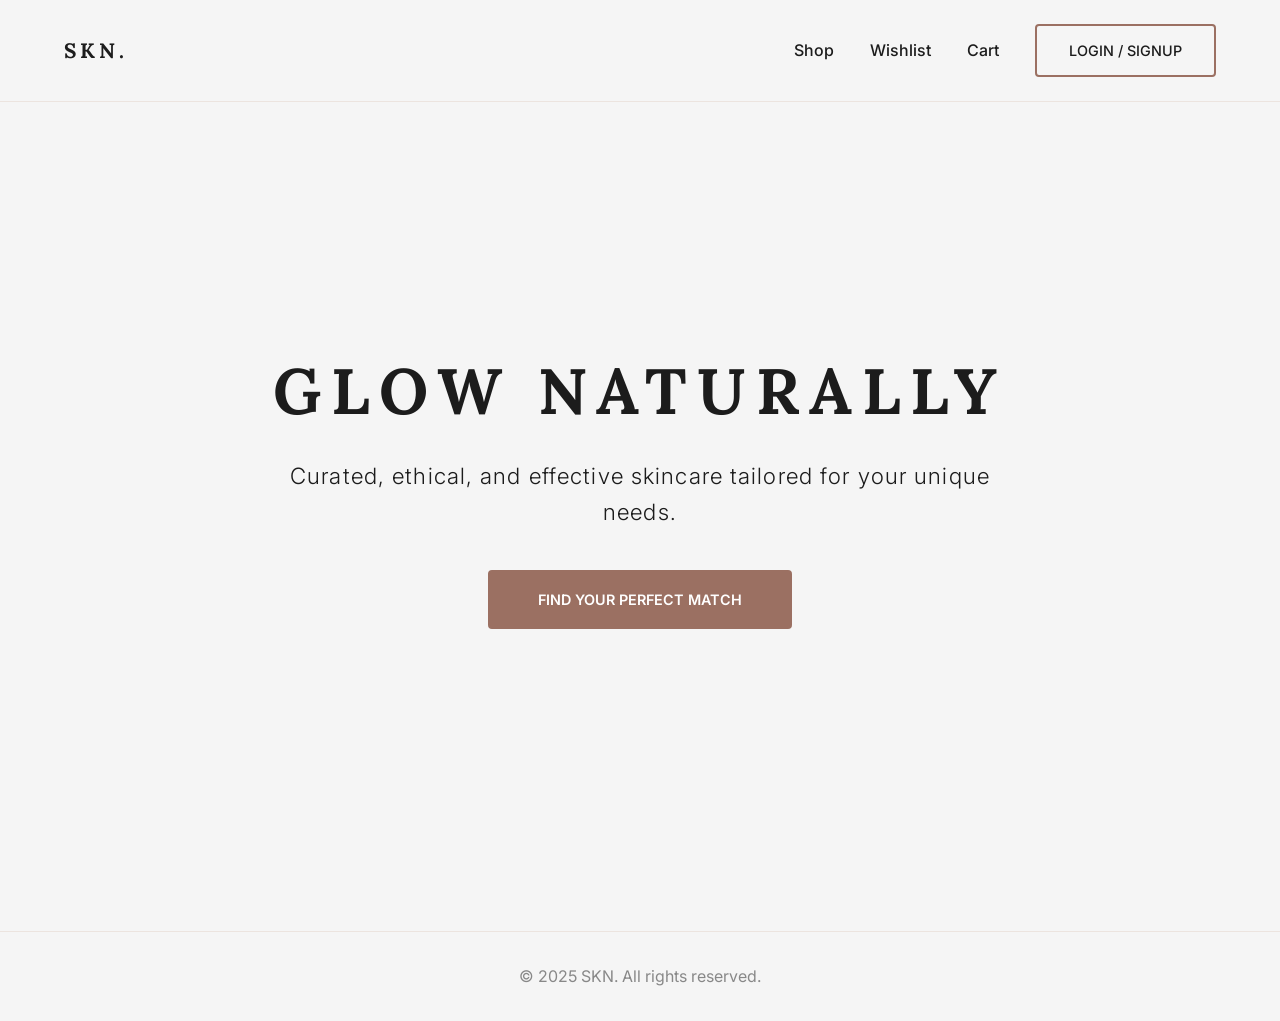
<file: ishe/index.html>
<!DOCTYPE html>
<html lang="en">
<head>
    <meta charset="UTF-8">
    <meta name="viewport" content="width=device-width, initial-scale=1.0">
    <title>Chic Skincare Co. | Home</title>
    <link href="https://fonts.googleapis.com/css2?family=Lora:wght@400;700&family=Inter:wght@400;600&display=swap" rel="stylesheet">
    <link rel="stylesheet" href="style.css">
</head>
<body>
    <header class="header">
        <div class="logo">
            <h3>SKN.</h3>
        </div>
        <nav class="nav-links">
            <a href="skintypes.html">Shop</a>
            <a href="wishlist.html">Wishlist</a>
            <a href="cart.html">Cart</a>
            <a href="login.html" class="btn btn-ghost">Login / Signup</a>
        </nav>
    </header>

    <section class="hero" style="
        background: url('https://via.placeholder.com/1600x800/ECE4DF/9B7062?text=Natural+Skincare+Aesthetic') center/cover no-repeat;
        height: 85vh;
        display: flex;
        flex-direction: column;
        justify-content: center;
        align-items: center;
        text-align: center;
        color: var(--color-text-primary);
        padding: 0 5%;
    ">
        <h1 style="font-size: 4rem; margin-bottom: 1rem;">Glow Naturally</h1>
        <p style="font-size: 1.4rem; max-width: 700px; margin-bottom: 2.5rem; font-weight: 300; letter-spacing: 0.05em;">
            Curated, ethical, and effective skincare tailored for your unique needs.
        </p>
        <a href="skintypes.html" class="btn" style="padding: 1rem 3rem;">Find Your Perfect Match</a>
    </section>

    <footer class="footer">
        &copy; 2025 SKN. All rights reserved.
    </footer>
    
    <script src="images-map.js"></script>

</body>
</html>
</file>
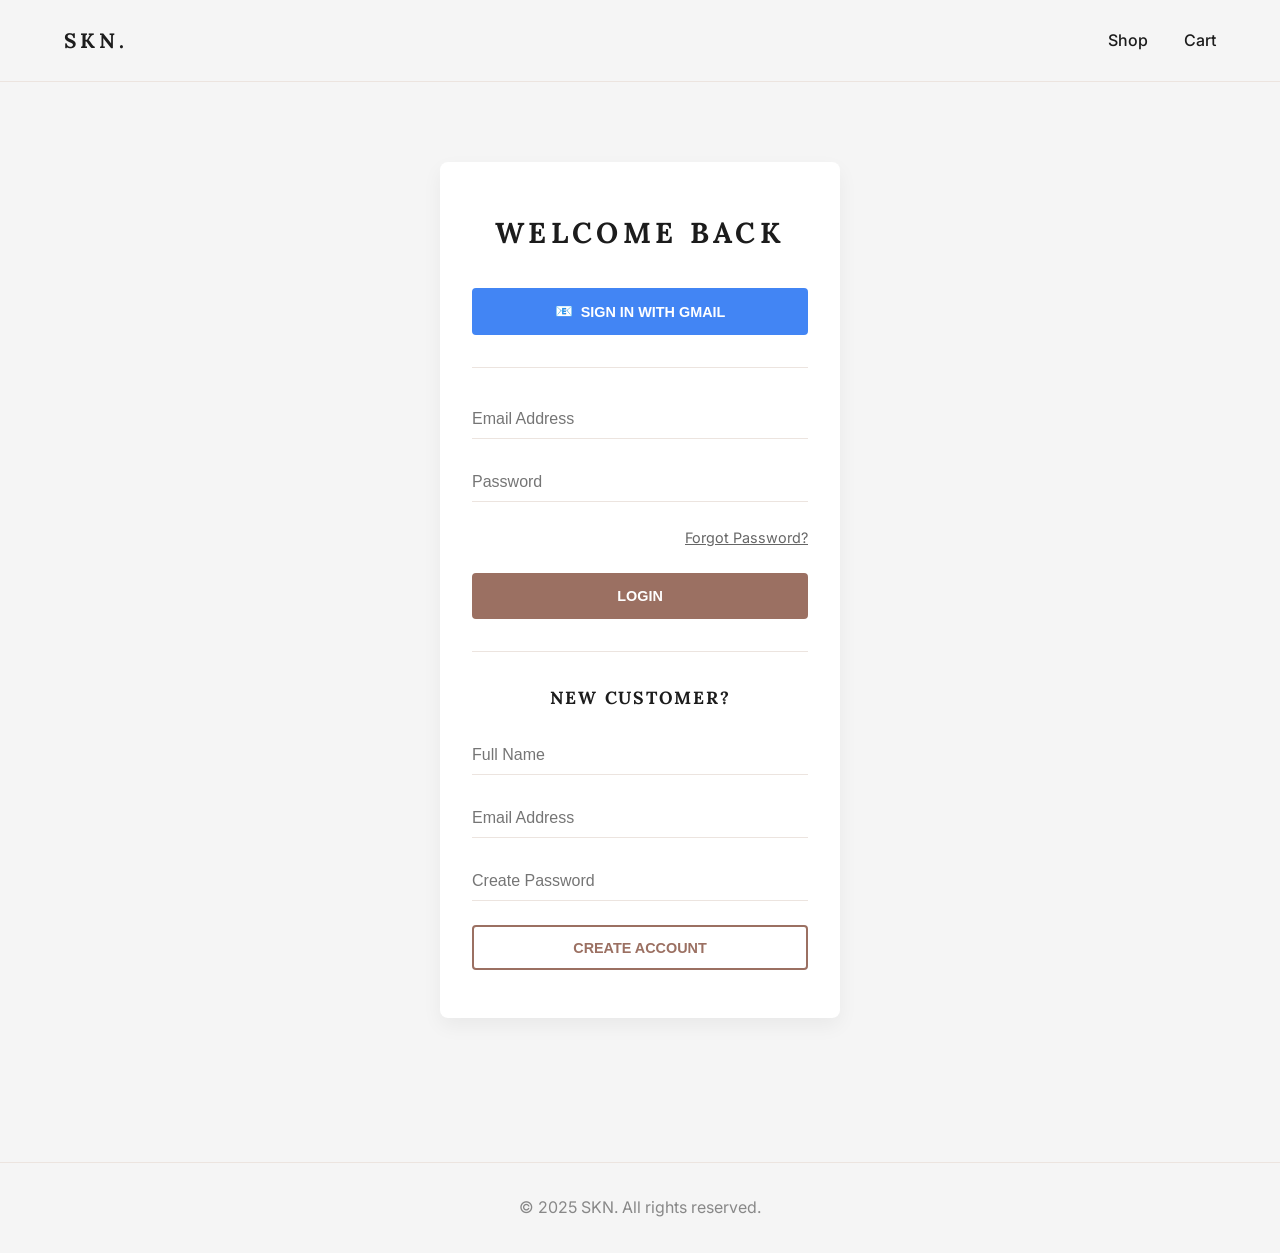
<file: ishe/cart.html>
<!DOCTYPE html>
<html lang="en">
<head>
    <meta charset="UTF-8">
    <meta name="viewport" content="width=device-width, initial-scale=1.0">
    <title>Checkout & Billing</title>
    <link href="https://fonts.googleapis.com/css2?family=Lora:wght@400;700&family=Inter:wght@400;600&display=swap" rel="stylesheet">
    <link rel="stylesheet" href="style.css">
    <style>
        .cart-item {
            display: flex;
            gap: 1rem;
            padding: 1.2rem;
            border-bottom: 1px solid #e0e0e0;
            align-items: center;
            transition: all 0.3s ease;
            border-radius: 6px;
        }
        
        .cart-item:hover {
            background-color: #f9f7f4;
            transform: translateX(5px);
            box-shadow: 0 2px 8px rgba(212, 165, 116, 0.15);
        }
        
        .cart-item img {
            width: 100px;
            height: 100px;
            object-fit: cover;
            border-radius: 6px;
            transition: transform 0.3s ease;
        }
        
        .cart-item img:hover {
            transform: scale(1.05);
        }
        
        .cart-item-details {
            flex-grow: 1;
        }
        
        .cart-item-details h4 {
            margin: 0 0 0.5rem 0;
            font-size: 1rem;
            color: #1c1c1c;
        }
        
        .cart-item-details p {
            margin: 0.3rem 0;
            color: #666;
            font-size: 0.9rem;
        }
        
        .quantity-controller {
            display: flex;
            align-items: center;
            gap: 0.5rem;
            margin: 0.5rem 0;
        }
        
        .qty-btn {
            width: 28px;
            height: 28px;
            border: 1px solid #d4a574;
            background: white;
            color: #d4a574;
            border-radius: 4px;
            cursor: pointer;
            font-weight: bold;
            transition: all 0.2s ease;
            display: flex;
            align-items: center;
            justify-content: center;
        }
        
        .qty-btn:hover {
            background: #d4a574;
            color: white;
            transform: scale(1.1);
        }
        
        .qty-input {
            width: 50px;
            height: 28px;
            text-align: center;
            border: 1px solid #ddd;
            border-radius: 4px;
            font-weight: 600;
            color: #1c1c1c;
        }
        
        .qty-input:focus {
            outline: none;
            border-color: #d4a574;
            box-shadow: 0 0 5px rgba(212, 165, 116, 0.3);
        }
        
        .cart-item-actions {
            display: flex;
            gap: 0.5rem;
            flex-direction: column;
        }
        
        .remove-btn {
            border: none;
            background: #ffebee;
            color: #c62828;
            padding: 0.4rem 0.8rem;
            font-size: 0.75rem;
            cursor: pointer;
            border-radius: 4px;
            transition: all 0.2s ease;
            text-decoration: none;
            font-weight: 600;
        }
        
        .remove-btn:hover {
            background: #c62828;
            color: white;
            transform: scale(1.05);
        }
        
        .item-price {
            font-weight: 700;
            color: #d4a574;
            font-size: 1.1rem;
        }
        
        #cartItemsContainer {
            animation: fadeIn 0.4s ease;
        }
        
        @keyframes fadeIn {
            from {
                opacity: 0;
                transform: translateY(10px);
            }
            to {
                opacity: 1;
                transform: translateY(0);
            }
        }
        
        @keyframes slideIn {
            from {
                opacity: 0;
                transform: translateX(-20px);
            }
            to {
                opacity: 1;
                transform: translateX(0);
            }
        }
        
        .cart-item {
            animation: slideIn 0.3s ease;
        }
        
        .billing-summary {
            animation: slideIn 0.4s ease 0.1s both;
        }
        
        .summary-line {
            transition: all 0.2s ease;
        }
        
        .summary-line:hover {
            transform: translateX(5px);
        }
        
        .empty-state {
            text-align: center;
            padding: 3rem 1rem;
            animation: fadeIn 0.4s ease;
        }
        
        .empty-state svg {
            width: 80px;
            height: 80px;
            margin-bottom: 1rem;
            opacity: 0.5;
        }
        
        .empty-state p {
            color: #999;
            font-size: 1rem;
            margin-bottom: 1.5rem;
        }
        
        .empty-state a {
            display: inline-block;
            padding: 0.8rem 2rem;
            background: #d4a574;
            color: white;
            text-decoration: none;
            border-radius: 4px;
            transition: all 0.3s ease;
        }
        
        .empty-state a:hover {
            background: #b8915f;
            transform: translateY(-2px);
            box-shadow: 0 4px 12px rgba(212, 165, 116, 0.3);
        }
        
        .toast {
            position: fixed;
            bottom: 20px;
            right: 20px;
            background: #5C8578;
            color: white;
            padding: 1rem 1.5rem;
            border-radius: 4px;
            box-shadow: 0 4px 12px rgba(0, 0, 0, 0.15);
            animation: slideInToast 0.3s ease;
            z-index: 1000;
        }
        
        .toast.error {
            background: #c62828;
        }
        
        .toast.success {
            background: #5C8578;
        }
        
        @keyframes slideInToast {
            from {
                transform: translateX(400px);
                opacity: 0;
            }
            to {
                transform: translateX(0);
                opacity: 1;
            }
        }
        
        @keyframes slideOutToast {
            to {
                transform: translateX(400px);
                opacity: 0;
            }
        }
        
        .checkout-layout {
            animation: fadeIn 0.5s ease;
        }
        
        .btn:disabled {
            opacity: 0.6;
            cursor: not-allowed;
        }
        
        .btn:disabled:hover {
            background: #d4a574;
        }
    </style>
</head>
<body>
    <header class="header">
        <div class="logo"><h3>SKN.</h3></div>
        <nav class="nav-links">
            <a href="skintypes.html">Shop</a>
            <a href="wishlist.html">Wishlist</a>
            <a href="cart.html">Cart</a>
            <a href="login.html" class="btn btn-ghost" onclick="logout()">Logout</a>
        </nav>
    </header>

    <div class="container">
        <h2 style="display: flex; justify-content: space-between; align-items: center;">
            Your Shopping Cart
            <button type="button" class="btn btn-ghost" style="padding: 0.5rem 1rem; font-size: 0.9rem; border-color: #f44336; color: #f44336;" onclick="clearEntireCart()">Clear Cart</button>
        </h2>

        <div class="checkout-layout">
            <main class="shipping-details">
                <h3>1. Items Review</h3>
                <div id="cartItemsContainer" style="max-height: 400px; overflow-y: auto; border: 1px solid #ddd; border-radius: 4px; padding: 1rem; margin-bottom: 2rem;">
                    <!-- Cart items will be loaded here dynamically -->
                </div>

                <h3>2. Shipping Address</h3>
                <form id="shipping-form">
                    <div class="form-group"><input type="text" placeholder="Full Name" required></div>
                    <div class="form-group"><input type="text" placeholder="Full Address (Street, Locality)" required></div>
                    <div class="form-group" style="display: grid; grid-template-columns: 1fr 1fr; gap: 1rem;">
                        <input type="text" placeholder="City" required>
                        <input type="text" placeholder="Pincode" required>
                    </div>
                    <div class="form-group"><input type="tel" placeholder="Mobile Number" required></div>
                </form>
            </main>

            <aside class="billing-counter">
                <div class="billing-summary">
                    <h3>3. Order Summary</h3>
                    
                    <div class="summary-line"><span>Subtotal:</span><span id="subtotalDisplay">₹0</span></div>
                    <div class="summary-line"><span>Shipping:</span><span>₹70</span></div>
                    <div class="summary-line" style="color: var(--color-success);"><span>Discount (10%):</span><span id="discountDisplay">-₹0</span></div>
                    
                    <div class="grand-total summary-line"><span>Grand Total:</span><span id="finalTotalDisplay">₹70</span></div>
                </div>

                <div class="payment-options" style="margin-top: 2rem;">
                    <h3>4. Payment Method</h3>
                    
                    <label style="display: block; margin-bottom: 1rem;"><input type="radio" name="payment" value="cod" checked id="radio-cod"> Cash on Delivery</label>
                    <label style="display: block;"><input type="radio" name="payment" value="online" id="radio-online"> UPI / Card (Simulated)</label>

                    <div class="qr-code-box" id="qr-code-box" style="display: none;">
                        <img src="https://via.placeholder.com/150/1C1C1C/fff?text=Fake+QR+Code" alt="Fake QR Code">
                        <p style="font-size: 0.9rem; margin-top: 10px;">Scan this (Simulated) QR Code to Pay</p>
                    </div>

                    <button class="btn" style="width: 100%; margin-top: 2rem;" onclick="placeOrder()">Place Order</button>
                </div>
            </aside>
        </div>
    </div>
    
    <footer class="footer">
        &copy; 2025 SKN. All rights reserved.
    </footer>
    
    <script>
        // Get user's cart from localStorage
        function getUserCart() {
            const userEmail = localStorage.getItem('userEmail');
            const cartKey = 'cart_' + userEmail;
            const cartData = localStorage.getItem(cartKey);
            return cartData ? JSON.parse(cartData) : [];
        }

        // Save cart to localStorage
        function saveCart(cart) {
            const userEmail = localStorage.getItem('userEmail');
            const cartKey = 'cart_' + userEmail;
            localStorage.setItem(cartKey, JSON.stringify(cart));
        }

        // Show toast notification
        function showToast(message, type = 'success', duration = 3000) {
            const toast = document.createElement('div');
            toast.className = `toast ${type}`;
            toast.textContent = message;
            document.body.appendChild(toast);
            
            setTimeout(() => {
                toast.style.animation = 'slideOutToast 0.3s ease';
                setTimeout(() => toast.remove(), 300);
            }, duration);
        }

        // Render cart items with quantity controls
        function renderCart() {
            const cart = getUserCart();
            const container = document.getElementById('cartItemsContainer');
            
            if (cart.length === 0) {
                container.innerHTML = `
                    <div class="empty-state">
                        <p style="font-size: 3rem; margin: 0 0 1rem 0;">🛒</p>
                        <p>Your cart is empty</p>
                        <a href="skintypes.html">Continue Shopping</a>
                    </div>
                `;
                updateTotal(0);
                return;
            }

            container.innerHTML = '';
            let subtotal = 0;
            
            cart.forEach((product, index) => {
                const itemTotal = product.price * (product.quantity || 1);
                subtotal += itemTotal;
                
                const cartItem = document.createElement('div');
                cartItem.className = 'cart-item';
                cartItem.setAttribute('data-index', index);
                cartItem.innerHTML = `
                    <img src="${product.localImage || product.image}" alt="${product.name}">
                    <div class="cart-item-details">
                        <h4>${product.name}</h4>
                        <p>${product.category || 'SKN Product'}</p>
                        <div class="quantity-controller">
                            <button type="button" class="qty-btn" onclick="changeQuantity(${index}, -1)">−</button>
                            <input type="number" class="qty-input" value="${product.quantity || 1}" 
                                   onchange="updateQuantity(${index}, this.value)" 
                                   min="1" max="10">
                            <button type="button" class="qty-btn" onclick="changeQuantity(${index}, 1)">+</button>
                        </div>
                        <p style="margin-top: 0.5rem;">Price: <span class="item-price">₹${product.price}</span> × ${product.quantity || 1} = <span class="item-price">₹${itemTotal}</span></p>
                    </div>
                    <div class="cart-item-actions">
                        <button type="button" class="remove-btn" onclick="removeCartItem(${index})">Remove</button>
                    </div>
                `;
                container.appendChild(cartItem);
            });
            
            updateTotal(subtotal);
        }

        // Change quantity with +/- buttons
        function changeQuantity(index, delta) {
            const cart = getUserCart();
            if (cart[index]) {
                const newQty = (cart[index].quantity || 1) + delta;
                if (newQty > 0 && newQty <= 10) {
                    cart[index].quantity = newQty;
                    saveCart(cart);
                    renderCart();
                    showToast(`${cart[index].name} quantity updated!`, 'success', 2000);
                } else if (newQty <= 0) {
                    removeCartItem(index);
                }
            }
        }

        // Update quantity from input
        function updateQuantity(index, newValue) {
            const qty = parseInt(newValue);
            const cart = getUserCart();
            
            if (isNaN(qty) || qty < 1 || qty > 10) {
                showToast('Quantity must be between 1 and 10', 'error');
                renderCart();
                return;
            }
            
            cart[index].quantity = qty;
            saveCart(cart);
            renderCart();
        }

        function updateTotal(subtotal) {
            const shippingCost = 70;
            const discount = Math.floor(subtotal * 0.10);
            const total = subtotal + shippingCost - discount;
            
            document.getElementById('subtotalDisplay').textContent = '₹' + subtotal.toLocaleString('en-IN');
            document.getElementById('discountDisplay').textContent = '-₹' + discount.toLocaleString('en-IN');
            document.getElementById('finalTotalDisplay').textContent = '₹' + total.toLocaleString('en-IN');
        }

        function removeCartItem(index) {
            const cart = getUserCart();
            const product = cart[index];
            const productName = product.name;
            
            cart.splice(index, 1);
            saveCart(cart);
            showToast(`${productName} removed from cart!`, 'success', 2000);
            renderCart();
        }

        function clearEntireCart() {
            const cart = getUserCart();
            if (cart.length === 0) {
                showToast('Cart is already empty', 'error', 2000);
                return;
            }
            
            if (confirm('Are you sure you want to clear the entire cart? This action cannot be undone.')) {
                saveCart([]);
                showToast('Cart cleared successfully!', 'success', 2000);
                renderCart();
            }
        }

        // Check if user is logged in
        document.addEventListener('DOMContentLoaded', () => {
            if (localStorage.getItem('isLoggedIn') !== 'true') {
                alert('Please login first');
                window.location.href = 'login.html';
            }
            renderCart();
        });

        function logout() {
            const userEmail = localStorage.getItem('userEmail');
            localStorage.removeItem('isLoggedIn');
            localStorage.removeItem('userEmail');
            localStorage.removeItem('userName');
            // Clear user's cart and wishlist
            if (userEmail) {
                localStorage.removeItem('cart_' + userEmail);
                localStorage.removeItem('wishlist_' + userEmail);
            }
            window.location.href = 'login.html';
        }

        document.addEventListener('DOMContentLoaded', () => {
            const qrBox = document.getElementById('qr-code-box');
            const radioOnline = document.getElementById('radio-online');
            const radioCod = document.getElementById('radio-cod');

            const toggleQrCode = () => {
                if (radioOnline.checked) {
                    qrBox.style.display = 'block';
                } else {
                    qrBox.style.display = 'none';
                }
            };

            radioOnline.addEventListener('change', toggleQrCode);
            radioCod.addEventListener('change', toggleQrCode);
        });

        function placeOrder() {
            const form = document.getElementById('shipping-form');
            if (form.checkValidity() === false) {
                form.reportValidity();
                showToast('Please fill in all shipping details', 'error', 2000);
                return;
            }

            const cart = getUserCart();
            if (cart.length === 0) {
                showToast('Your cart is empty. Add items before placing an order.', 'error', 2000);
                return;
            }

            const finalTotal = document.getElementById('finalTotalDisplay').textContent;
            const paymentMethod = document.querySelector('input[name="payment"]:checked').value === 'cod' ? 'Cash on Delivery' : 'Simulated UPI/Card';
            
            // Get user data from form or localStorage
            const shippingName = document.querySelector('input[placeholder="Full Name"]').value;
            const userEmail = localStorage.getItem('userEmail') || 'guest@example.com';

            // Generate unique order ID
            const timestamp = Date.now().toString().slice(-6);
            const orderId = 'SKN' + timestamp;

            // Store data for confirmation page
            localStorage.setItem('lastOrderTotal', finalTotal);
            localStorage.setItem('lastPaymentMethod', paymentMethod);
            localStorage.setItem('lastOrderName', shippingName);
            localStorage.setItem('lastOrderEmail', userEmail);
            localStorage.setItem('lastOrderId', orderId);
            localStorage.setItem('lastOrderItems', JSON.stringify(cart));

            showToast('Processing order...', 'success', 1500);
            setTimeout(() => {
                window.location.href = 'confirm.html';
            }, 1500);
        }
    </script>
</body>
</html>
</file>
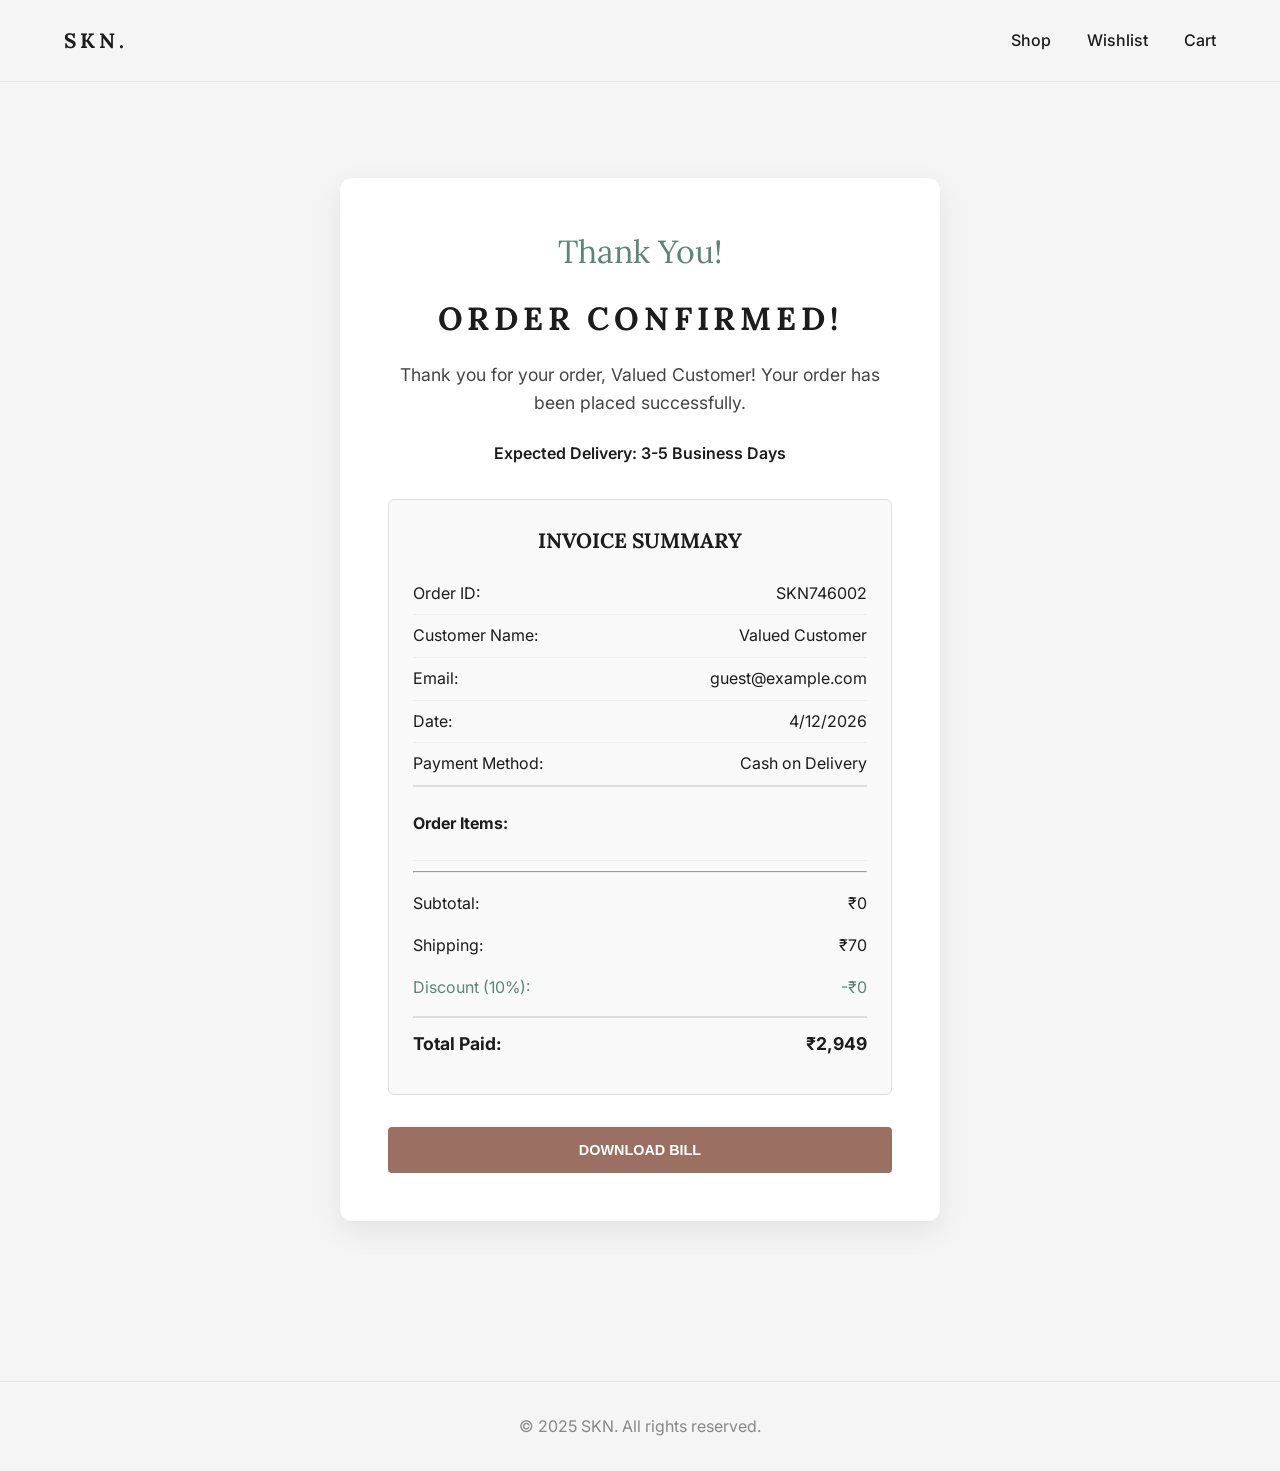
<file: ishe/confirm.html>
<!DOCTYPE html>
<html lang="en">
<head>
    <meta charset="UTF-8">
    <meta name="viewport" content="width=device-width, initial-scale=1.0">
    <title>Order Confirmation</title>
    <link href="https://fonts.googleapis.com/css2?family=Lora:wght@400;700&family=Inter:wght@400;600&display=swap" rel="stylesheet">
    <link rel="stylesheet" href="style.css">
</head>
<body>
    <header class="header">
        <div class="logo"><h3>SKN.</h3></div>
        <nav class="nav-links">
            <a href="skintypes.html">Shop</a>
            <a href="wishlist.html">Wishlist</a>
            <a href="cart.html">Cart</a>
        </nav>
    </header>

    <div class="container">
        <div class="confirmation-box">
            <div class="thank-you">Thank You!</div>
            <h1 style="text-align: center;">Order Confirmed!</h1>
            <p style="font-size: 1.1rem; color: #444; text-align: center;" id="greetingMessage">Your order has been placed successfully!</p>
            <p style="margin-top: 1.5rem; font-weight: 600; text-align: center;">Expected Delivery: 3-5 Business Days</p>

            <div class="bill-details" id="billContent" style="
                text-align: left;
                margin-top: 2rem;
                padding: 1.5rem;
                border: 1px solid #ddd;
                border-radius: 6px;
                background-color: #f9f9f9;
            ">
                <h3 style="text-align: center; letter-spacing: normal; margin-top: 0;">Invoice Summary</h3>
                <div style="display: flex; justify-content: space-between; padding: 0.5rem 0; border-bottom: 1px solid #eee;">
                    <span>Order ID:</span>
                    <span id="billOrderId">SKN12345</span>
                </div>
                <div style="display: flex; justify-content: space-between; padding: 0.5rem 0; border-bottom: 1px solid #eee;">
                    <span>Customer Name:</span>
                    <span id="billCustomerName">Guest</span>
                </div>
                <div style="display: flex; justify-content: space-between; padding: 0.5rem 0; border-bottom: 1px solid #eee;">
                    <span>Email:</span>
                    <span id="billCustomerEmail">guest@example.com</span>
                </div>
                <div style="display: flex; justify-content: space-between; padding: 0.5rem 0; border-bottom: 1px solid #eee;">
                    <span>Date:</span>
                    <span id="billDate">22/12/2025</span>
                </div>
                <div style="display: flex; justify-content: space-between; padding: 0.5rem 0; border-bottom: 2px solid #ddd;">
                    <span>Payment Method:</span>
                    <span id="paymentMethodDisplay">Cash on Delivery</span>
                </div>
                
                <h4 style="margin-top: 1.5rem; margin-bottom: 0.5rem; font-size: 1rem;">Order Items:</h4>
                <div id="orderItemsDisplay" style="padding: 0.5rem 0; border-bottom: 1px solid #eee; max-height: 150px; overflow-y: auto;">
                    <!-- Items will be populated here -->
                </div>
                
                <hr style="margin: 10px 0;">
                <div style="display: flex; justify-content: space-between; padding: 0.5rem 0;">
                    <span>Subtotal:</span>
                    <span id="subtotalDisplay">₹3,199</span>
                </div>
                <div style="display: flex; justify-content: space-between; padding: 0.5rem 0;">
                    <span>Shipping:</span>
                    <span>₹70</span>
                </div>
                <div style="display: flex; justify-content: space-between; padding: 0.5rem 0; color: var(--color-success);">
                    <span>Discount (10%):</span>
                    <span id="discountDisplay">-₹320</span>
                </div>
                <div style="display: flex; justify-content: space-between; padding: 0.75rem 0; border-top: 2px solid #ddd; margin-top: 0.5rem; font-weight: 700; font-size: 1.1rem;">
                    <span>Total Paid:</span>
                    <span id="finalTotalDisplay">₹2,949</span>
                </div>
            </div>

            <button class="btn" style="margin-top: 2rem; width: 100%;" onclick="downloadBill()">Download Bill</button>
        </div>
    </div>
    
    <footer class="footer">
        &copy; 2025 SKN. All rights reserved.
    </footer>
    
    <script>
        document.addEventListener('DOMContentLoaded', () => {
            const total = localStorage.getItem('lastOrderTotal') || '₹2,949';
            const method = localStorage.getItem('lastPaymentMethod') || 'Cash on Delivery';
            const customerName = localStorage.getItem('lastOrderName') || localStorage.getItem('userName') || 'Valued Customer';
            const customerEmail = localStorage.getItem('lastOrderEmail') || localStorage.getItem('userEmail') || 'guest@example.com';
            const orderItemsJson = localStorage.getItem('lastOrderItems') || '[]';
            const orderItems = JSON.parse(orderItemsJson);
            
            // Use stored order ID or generate new one
            let orderId = localStorage.getItem('lastOrderId');
            if (!orderId) {
                const timestamp = Date.now().toString().slice(-6);
                orderId = 'SKN' + timestamp;
            }
            
            // Get today's date
            const today = new Date();
            const formattedDate = `${today.getDate()}/${today.getMonth() + 1}/${today.getFullYear()}`;
            
            // Calculate subtotal and discount
            let subtotal = 0;
            orderItems.forEach(item => {
                subtotal += item.price * (item.quantity || 1);
            });
            const discount = Math.floor(subtotal * 0.10);
            
            // Display order items
            const itemsContainer = document.getElementById('orderItemsDisplay');
            itemsContainer.innerHTML = '';
            orderItems.forEach((item, idx) => {
                const itemTotal = item.price * (item.quantity || 1);
                const itemDiv = document.createElement('div');
                itemDiv.style.cssText = `
                    padding: 0.5rem 0;
                    border-bottom: 1px solid #eee;
                    font-size: 0.9rem;
                    display: flex;
                    justify-content: space-between;
                `;
                itemDiv.innerHTML = `
                    <span>${item.name} × ${item.quantity || 1}</span>
                    <span style="font-weight: 600;">₹${itemTotal}</span>
                `;
                itemsContainer.appendChild(itemDiv);
            });
            
            // Update displays
            document.getElementById('greetingMessage').textContent = `Thank you for your order, ${customerName}! Your order has been placed successfully.`;
            document.getElementById('billOrderId').textContent = orderId;
            document.getElementById('billCustomerName').textContent = customerName;
            document.getElementById('billCustomerEmail').textContent = customerEmail;
            document.getElementById('billDate').textContent = formattedDate;
            document.getElementById('finalTotalDisplay').textContent = total;
            document.getElementById('paymentMethodDisplay').textContent = method;
            document.getElementById('subtotalDisplay').textContent = '₹' + subtotal.toLocaleString('en-IN');
            document.getElementById('discountDisplay').textContent = '-₹' + discount.toLocaleString('en-IN');
            
            // Store for download
            window.orderData = {
                orderId: orderId,
                customerName: customerName,
                customerEmail: customerEmail,
                date: formattedDate,
                method: method,
                total: total,
                items: orderItems,
                subtotal: subtotal,
                discount: discount
            };
        });

        function downloadBill() {
            const data = window.orderData;
            
            const billText = `
════════════════════════════════════════════════════════════════
                           SKN. INVOICE
════════════════════════════════════════════════════════════════

CUSTOMER DETAILS:
─────────────────────────────────────────────────────────────────
Name                : ${data.customerName}
Email               : ${data.customerEmail}

ORDER DETAILS:
─────────────────────────────────────────────────────────────────
Order ID            : ${data.orderId}
Order Date          : ${data.date}
Payment Method      : ${data.method}

BILLING SUMMARY:
─────────────────────────────────────────────────────────────────
Subtotal            : ₹3,199
Shipping            : ₹70
Discount (10%)      : -₹320
─────────────────────────────────────────────────────────────────
TOTAL AMOUNT        : ${data.total}

DELIVERY INFORMATION:
─────────────────────────────────────────────────────────────────
Expected Delivery   : 3-5 Business Days
Status              : Order Confirmed & Processing

════════════════════════════════════════════════════════════════
              Thank you for shopping with SKN! 
════════════════════════════════════════════════════════════════
`;
            
            // Create and download
            const element = document.createElement('a');
            element.setAttribute('href', 'data:text/plain;charset=utf-8,' + encodeURIComponent(billText));
            element.setAttribute('download', `SKN_Invoice_${data.orderId}.txt`);
            document.body.appendChild(element);
            element.click();
            document.body.removeChild(element);

            alert("Invoice downloaded successfully!");
        }
    </script>
</body>
</html>
</file>
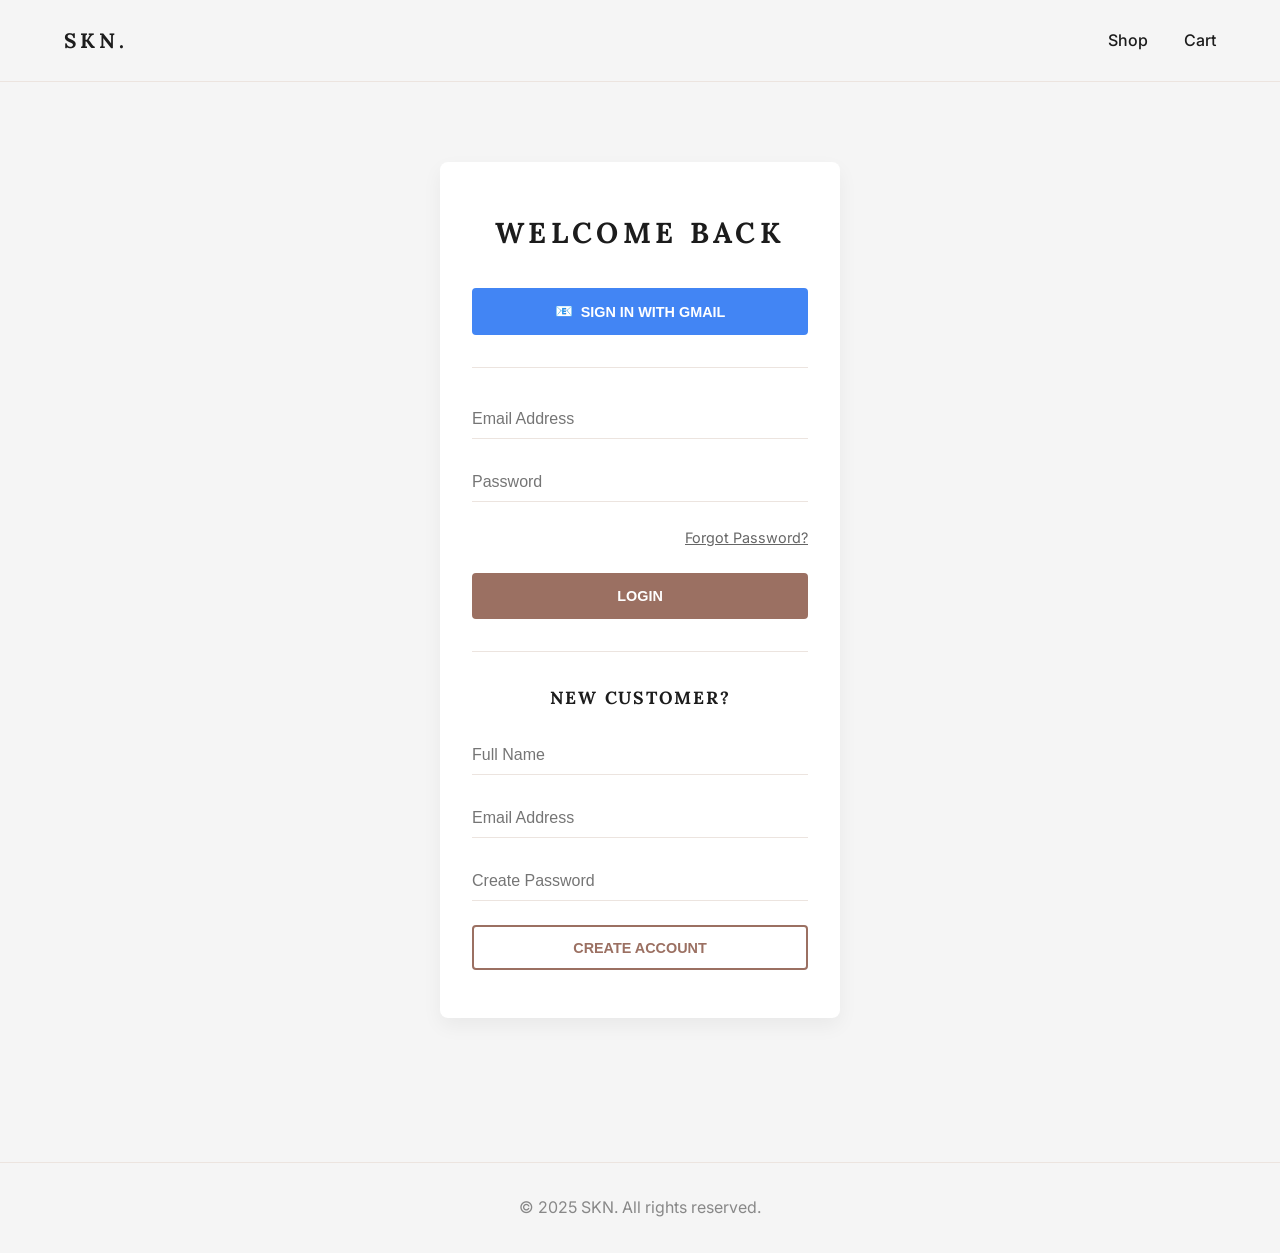
<file: ishe/login.html>
<!DOCTYPE html>
<html lang="en">
<head>
    <meta charset="UTF-8">
    <meta name="viewport" content="width=device-width, initial-scale=1.0">
    <title>Login / Sign Up</title>
    <link href="https://fonts.googleapis.com/css2?family=Lora:wght@400;700&family=Inter:wght@400;600&display=swap" rel="stylesheet">
    <link rel="stylesheet" href="style.css">
</head>
<body>
    <header class="header">
        <div class="logo"><h3>SKN.</h3></div>
        <nav class="nav-links">
            <a href="skintypes.html">Shop</a>
            <a href="cart.html">Cart</a>
        </nav>
    </header>

    <div class="container">
        <div class="form-card">
            <h2 style="text-align: center; margin-bottom: 2rem;">Welcome Back</h2>
            
            <!-- Gmail Login -->
            <button type="button" class="btn" style="width: 100%; margin-bottom: 1.5rem; background-color: #4285F4; border-color: #4285F4; display: flex; align-items: center; justify-content: center; gap: 0.5rem;" onclick="loginWithGmail()">
                <span>📧</span> Sign in with Gmail
            </button>

            <hr style="margin: 2rem 0; border: 0; border-top: 1px solid var(--color-bg-secondary);">

            <form id="login-form" onsubmit="handleLogin(event)">
                <div class="form-group"><input type="email" id="loginEmail" placeholder="Email Address" required></div>
                <div class="form-group"><input type="password" id="loginPassword" placeholder="Password" required></div>
                <a href="#" style="font-size: 0.9rem; color: #666; display: block; margin-bottom: 1.5rem; text-align: right;">Forgot Password?</a>
                <button type="submit" class="btn" style="width: 100%;">Login</button>
            </form>

            <hr style="margin: 2rem 0; border: 0; border-top: 1px solid var(--color-bg-secondary);">

            <h3 style="text-align: center; font-size: 1.1rem; margin-bottom: 1.5rem;">New Customer?</h3>
            <form id="signup-form" onsubmit="handleSignup(event)">
                <div class="form-group"><input type="text" id="signupName" placeholder="Full Name" required></div>
                <div class="form-group"><input type="email" id="signupEmail" placeholder="Email Address" required></div>
                <div class="form-group"><input type="password" id="signupPassword" placeholder="Create Password" required></div>
                <button type="submit" class="btn btn-ghost" style="width: 100%;">Create Account</button>
            </form>
        </div>
    </div>

    <footer class="footer">
        &copy; 2025 SKN. All rights reserved.
    </footer>

    <script>
        // Gmail Login Simulation
        function loginWithGmail() {
            // Simulate Gmail OAuth - in real app, use Google Sign-In SDK
            const gmailEmail = prompt("Enter your Gmail address:", "");
            if (!gmailEmail) return;

            // Extract name from email (before @)
            const nameFromEmail = gmailEmail.split('@')[0].replace(/[._-]/g, ' ').toUpperCase();
            
            // Save user data
            localStorage.setItem('userEmail', gmailEmail);
            localStorage.setItem('userName', nameFromEmail);
            localStorage.setItem('isLoggedIn', 'true');
            
            // Initialize empty cart and wishlist for user
            localStorage.setItem('cart_' + gmailEmail, JSON.stringify([]));
            localStorage.setItem('wishlist_' + gmailEmail, JSON.stringify([]));
            
            alert("Successfully logged in with Gmail! Welcome " + nameFromEmail);
            window.location.href = 'skintypes.html';
        }

        // Handle traditional signup
        function handleSignup(event) {
            event.preventDefault();
            
            const name = document.getElementById('signupName').value;
            const email = document.getElementById('signupEmail').value;
            const password = document.getElementById('signupPassword').value;
            
            // Store user data
            localStorage.setItem('userEmail', email);
            localStorage.setItem('userName', name);
            localStorage.setItem('userPassword', password);
            localStorage.setItem('isLoggedIn', 'true');
            
            // Initialize empty cart and wishlist for new user
            localStorage.setItem('cart_' + email, JSON.stringify([]));
            localStorage.setItem('wishlist_' + email, JSON.stringify([]));
            
            alert("Account created successfully! Welcome " + name);
            window.location.href = 'skintypes.html';
        }

        // Handle traditional login
        function handleLogin(event) {
            event.preventDefault();
            
            const email = document.getElementById('loginEmail').value;
            const password = document.getElementById('loginPassword').value;
            
            // Check if account exists
            const storedEmail = localStorage.getItem('userEmail');
            const storedPassword = localStorage.getItem('userPassword');
            const storedName = localStorage.getItem('userName');
            
            if (email === storedEmail && password === storedPassword) {
                localStorage.setItem('isLoggedIn', 'true');
                localStorage.setItem('userEmail', email);
                localStorage.setItem('userName', storedName);
                
                // Initialize cart and wishlist for user if not exists
                if (!localStorage.getItem('cart_' + email)) {
                    localStorage.setItem('cart_' + email, JSON.stringify([]));
                }
                if (!localStorage.getItem('wishlist_' + email)) {
                    localStorage.setItem('wishlist_' + email, JSON.stringify([]));
                }
                
                alert("Logged in successfully! Welcome " + storedName);
                window.location.href = 'skintypes.html';
            } else {
                alert("Invalid email or password. Please try again.");
            }
        }

        // Check if user is already logged in
        document.addEventListener('DOMContentLoaded', () => {
            if (localStorage.getItem('isLoggedIn') === 'true') {
                window.location.href = 'skintypes.html';
            }
        });
    </script>
</file>
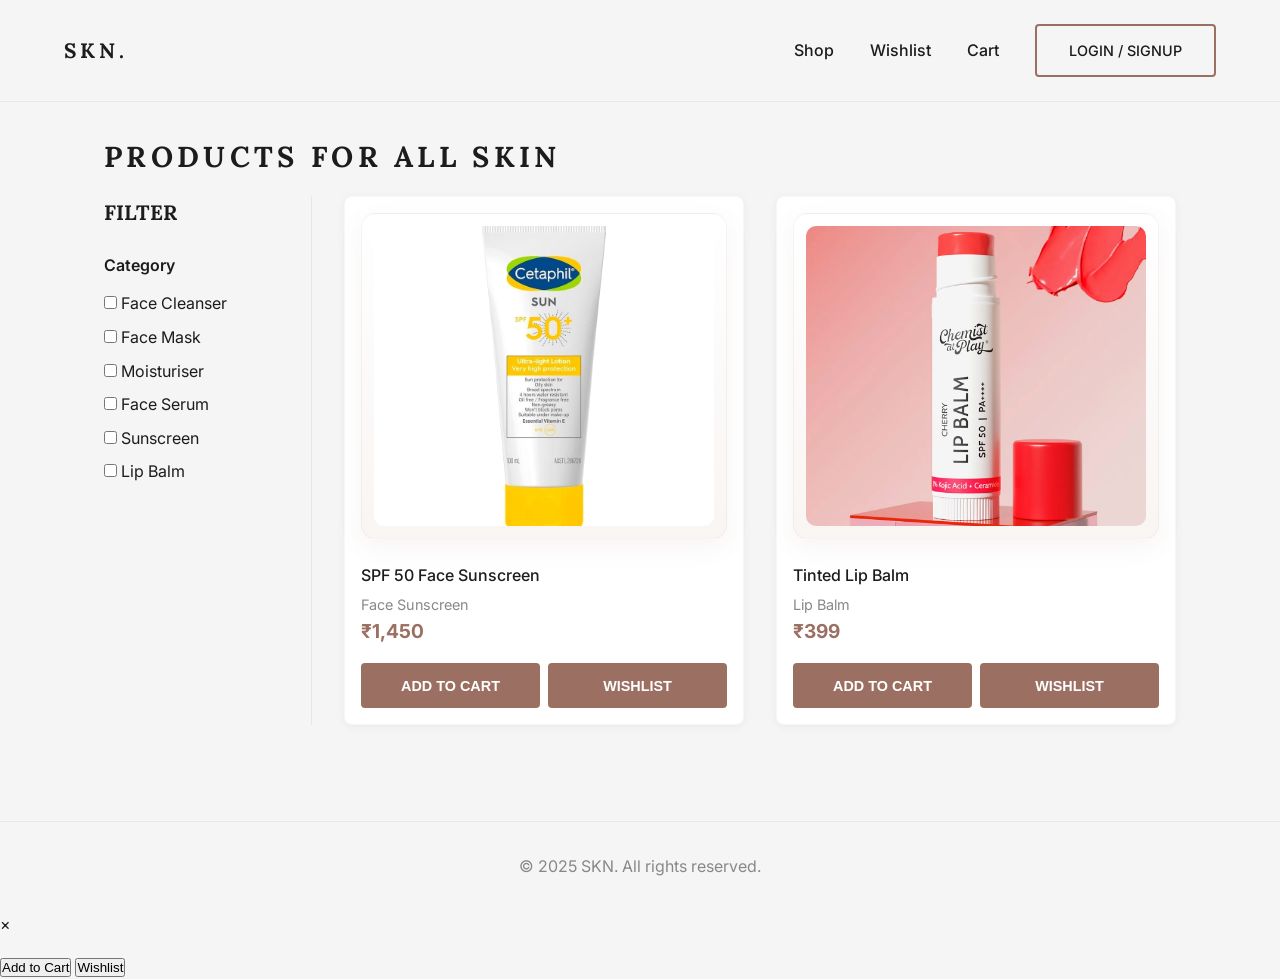
<file: ishe/products.html>
<!DOCTYPE html>
<html lang="en">
<head>
    <meta charset="UTF-8">
    <meta name="viewport" content="width=device-width, initial-scale=1.0">
    <title>Products</title>
    <link href="https://fonts.googleapis.com/css2?family=Lora:wght@400;700&family=Inter:wght@400;600&display=swap" rel="stylesheet">
    <link rel="stylesheet" href="style.css">
    <style>
        @keyframes slideInToast {
            from {
                transform: translateX(400px);
                opacity: 0;
            }
            to {
                transform: translateX(0);
                opacity: 1;
            }
        }
        
        @keyframes slideOutToast {
            to {
                transform: translateX(400px);
                opacity: 0;
            }
        }
    </style>
</head>
<body>
    <header class="header">
        <div class="logo"><h3>SKN.</h3></div>
        <nav class="nav-links">
            <a href="skintypes.html">Shop</a>
            <a href="wishlist.html">Wishlist</a>
            <a href="cart.html">Cart</a>
            <a href="login.html" class="btn btn-ghost">Login / Signup</a>
        </nav>
    </header>

    <div class="container">
        <h2 id="page-title">Products for Dry Skin</h2>

        <div class="product-page-layout">
            <aside class="sidebar">
                <h3 style="letter-spacing: normal;">Filter</h3>
                
                <div style="margin-top: 1.5rem;">
                    <h4 style="font-family: var(--font-sans); font-weight: 600; margin-bottom: 0.8rem;">Category</h4>
                    <label style="display: block; margin-bottom: 0.5rem;"><input type="checkbox"> Face Cleanser</label>
                    <label style="display: block; margin-bottom: 0.5rem;"><input type="checkbox"> Face Mask</label>
                    <label style="display: block; margin-bottom: 0.5rem;"><input type="checkbox"> Moisturiser</label>
                    <label style="display: block; margin-bottom: 0.5rem;"><input type="checkbox"> Face Serum</label>
                    <label style="display: block; margin-bottom: 0.5rem;"><input type="checkbox"> Sunscreen</label>
                    <label style="display: block; margin-bottom: 0.5rem;"><input type="checkbox"> Lip Balm</label>
                </div>
            </aside>

            <main class="product-grid" id="product-grid">
                </main>
        </div>
    </div>
    
    <footer class="footer">
        &copy; 2025 SKN. All rights reserved.
    </footer>

    <script>
        // --- SIMULATED PRODUCT DATA (INR) ---
        const allProducts = [
            { id: 1, type: 'dry', name: 'Hyaluronic Acid Serum', category: 'Face Serum', price: 1299, image: 'skincare serum bottle', localImage: 'images/WhatsApp Image 2025-12-22 at 5.24.35 PM.jpeg' },
            { id: 2, type: 'dry', name: 'Ceramide Rich Moisturiser', category: 'Moisturiser', price: 950, image: 'skincare moisturizer jar', localImage: 'images/WhatsApp Image 2025-12-22 at 5.25.02 PM.jpeg' },
            { id: 3, type: 'dry', name: 'Creamy Cleanser', category: 'Face Cleanser', price: 650, image: 'luxury cleanser bottle', localImage: 'images/WhatsApp Image 2025-12-22 at 5.25.41 PM.jpeg' },
            { id: 4, type: 'oily', name: 'Niacinamide Serum', category: 'Face Serum', price: 1099, image: 'niacinamide serum bottle', localImage: 'images/WhatsApp Image 2025-12-22 at 5.23.57 PM.jpeg' },
            { id: 5, type: 'oily', name: 'Oil-Free Mattifying Gel', category: 'Moisturiser', price: 890, image: 'gel moisturizer jar', localImage: 'images/WhatsApp Image 2025-12-22 at 5.23.58 PM.jpeg' },
            { id: 6, type: 'oily', name: 'Salicylic Acid Mask', category: 'Face Mask', price: 799, image: 'face mask jar', localImage: 'images/salicylic_acid_mask_pixbjltw8e1qvqot.jpg' },
            { id: 7, type: 'combination', name: 'Balanced Gel Moisturiser', category: 'Moisturiser', price: 999, image: 'balancing moisturizer jar', localImage: 'images/WhatsApp Image 2025-12-22 at 5.27.06 PM.jpeg' },
            { id: 8, type: 'sensitive', name: 'Oatmeal Soothing Cleanser', category: 'Face Cleanser', price: 750, image: 'oatmeal cleanser bottle', localImage: 'images/WhatsApp Image 2025-12-22 at 5.26.14 PM.jpeg' },
            { id: 9, type: 'all', name: 'SPF 50 Face Sunscreen', category: 'Face Sunscreen', price: 1450, image: 'sunscreen tube', localImage: 'images/WhatsApp Image 2025-12-22 at 5.23.58 PM (1).jpeg' },
            { id: 10, type: 'all', name: 'Tinted Lip Balm', category: 'Lip Balm', price: 399, image: 'tinted lip balm', localImage: 'images/lip balm.webp' },
        ];

        // Placeholder functions for Cart and Wishlist
        function showToast(message, type = 'success', duration = 3000) {
            const toast = document.createElement('div');
            toast.style.cssText = `
                position: fixed;
                bottom: 20px;
                right: 20px;
                background: ${type === 'success' ? '#5C8578' : '#c62828'};
                color: white;
                padding: 1rem 1.5rem;
                border-radius: 4px;
                box-shadow: 0 4px 12px rgba(0, 0, 0, 0.15);
                z-index: 1000;
                animation: slideInToast 0.3s ease;
                font-weight: 500;
            `;
            toast.textContent = message;
            document.body.appendChild(toast);
            
            setTimeout(() => {
                toast.style.animation = 'slideOutToast 0.3s ease';
                setTimeout(() => toast.remove(), 300);
            }, duration);
        }

        function addToCart(productId) {
            const product = allProducts.find(p => p.id === productId);
            const userEmail = localStorage.getItem('userEmail');
            const cartKey = 'cart_' + userEmail;
            const cart = JSON.parse(localStorage.getItem(cartKey)) || [];
            
            if (product) {
                // Check if product already exists in cart
                const existingItem = cart.find(item => item.id === productId);
                
                if (existingItem) {
                    // Increment quantity if product already in cart
                    if ((existingItem.quantity || 1) < 10) {
                        existingItem.quantity = (existingItem.quantity || 1) + 1;
                        showToast(`${product.name} quantity increased to ${existingItem.quantity}!`, 'success', 2000);
                    } else {
                        showToast(`Maximum quantity (10) reached for ${product.name}`, 'error', 2000);
                        return;
                    }
                } else {
                    // Add new product to cart with quantity 1
                    product.quantity = 1;
                    cart.push(product);
                    showToast(`${product.name} added to cart!`, 'success', 2000);
                }
                
                localStorage.setItem(cartKey, JSON.stringify(cart));
            }
        }

        function addToWishlist(productId) {
            const product = allProducts.find(p => p.id === productId);
            const userEmail = localStorage.getItem('userEmail');
            const wishlistKey = 'wishlist_' + userEmail;
            const wishlist = JSON.parse(localStorage.getItem(wishlistKey)) || [];
            
            if (product) {
                // Check if already in wishlist
                if (wishlist.some(item => item.id === productId)) {
                    showToast(`${product.name} is already in your wishlist!`, 'error', 2000);
                    return;
                }
                wishlist.push(product);
                localStorage.setItem(wishlistKey, JSON.stringify(wishlist));
                showToast(`${product.name} added to wishlist! `, 'success', 2000);
            }
        }

        // --- DYNAMIC RENDERING LOGIC ---
        document.addEventListener('DOMContentLoaded', async () => {
            const params = new URLSearchParams(window.location.search);
            const skinType = params.get('type') || 'all'; // Default to show all if no type selected
            const pageTitle = document.getElementById('page-title');
            const productGrid = document.getElementById('product-grid');

            // Set Title
            const displayType = skinType.charAt(0).toUpperCase() + skinType.slice(1);
            pageTitle.textContent = `Products for ${displayType} Skin`;

            // Filter Products
            const filteredProducts = allProducts.filter(p => p.type === skinType || p.type === 'all');
            
            // Render Products
            if (filteredProducts.length > 0) {
                // Helper: try to find a local image file for a product by testing common filename variants
                const tryImagePath = (path) => new Promise(resolve => {
                    const img = new Image();
                    img.onload = function () { resolve({ ok: true, path, w: img.naturalWidth, h: img.naturalHeight }); };
                    img.onerror = function () { resolve({ ok: false, path }); };
                    img.src = path;
                });

                const normalize = s => s.toLowerCase().replace(/[^a-z0-9]+/g, '_').replace(/^_+|_+$/g, '');

                async function findLocalImage(product) {
                    // If explicitly provided, prefer that
                    if (product.localImage) return product.localImage;

                    // If a generated images-map.js exists it defines window.IMAGES_MAP = { normalizedName: 'images/..' }
                    if (window.IMAGES_MAP) {
                        const tryKeys = [normalize(product.name), normalize(product.image || ''), normalize(product.category || ''), `product_${product.id}`];
                        for (const key of tryKeys) {
                            if (key && window.IMAGES_MAP[key]) {
                                return window.IMAGES_MAP[key].trim();
                            }
                        }
                    }

                    const exts = ['jpg', 'jpeg', 'png', 'webp', 'svg'];
                    const bases = new Set();
                    bases.add(normalize(product.name));
                    bases.add(normalize(product.image || ''));
                    bases.add(normalize(product.category || ''));
                    bases.add(`product_${product.id}`);

                    // also try joining words without underscores
                    Array.from(bases).forEach(b => { if (b) bases.add(b.replace(/_/g, '')); });

                    for (const base of bases) {
                        if (!base) continue;
                        for (const ext of exts) {
                            const p = `images/${base}.${ext}`;
                            // test the path
                            // eslint-disable-next-line no-await-in-loop
                            const res = await tryImagePath(p);
                            if (res.ok && res.w > 40 && res.h > 40) return p;
                        }
                    }
                    return null;
                }

                for (const product of filteredProducts) {
                    const card = document.createElement('div');
                    card.classList.add('product-card');
                    card.setAttribute('data-id', product.id);

                    // Image wrapper + image with fallback
                    const imgWrap = document.createElement('div');
                    imgWrap.className = 'img-wrap';
                    const img = document.createElement('img');

                    // attempt to locate a local image (based on product fields and likely filenames)
                    let local = await findLocalImage(product);
                    if (local) {
                        // add cache-buster to ensure latest file is used (prevents stale cached image)
                        const cacheSrc = encodeURI(local) + '?_cb=' + Date.now();
                        console.log('Using local image for', product.id, cacheSrc);
                        img.src = cacheSrc;
                        if (product.id === 10) console.log('Lip balm explicit local used ->', cacheSrc);
                    } else {
                        const query = encodeURIComponent(product.image || product.name);
                        img.src = `https://source.unsplash.com/800x800/?${query}&sig=${product.id}`;
                        console.log('No local image found for', product.id, '— using Unsplash query', query);
                    }
                    img.loading = 'lazy';

                    img.onerror = function () {
                        console.warn('Image load error for', product.id, this.src);
                        this.src = 'images/placeholder.svg';
                    };

                    // Detect suspicious loads (very small/empty images) and replace with placeholder
                    img.onload = function () {
                        console.log('Image loaded', product.id, this.naturalWidth, this.naturalHeight, this.src);
                        if (!this.naturalWidth || this.naturalWidth < 40 || !this.naturalHeight || this.naturalHeight < 40) {
                            console.warn('Image appears empty/tiny, replacing with placeholder for', product.id);
                            this.src = 'images/placeholder.svg';
                        }
                    };

                    imgWrap.appendChild(img);
                    card.appendChild(imgWrap);

                    const title = document.createElement('h4');
                    title.textContent = product.name;
                    card.appendChild(title);

                    const cat = document.createElement('p');
                    cat.style.color = '#888';
                    cat.style.fontSize = '0.9rem';
                    cat.textContent = product.category;
                    card.appendChild(cat);

                    const price = document.createElement('div');
                    price.className = 'price';
                    price.textContent = `₹${product.price.toLocaleString('en-IN')}`;
                    card.appendChild(price);

                    const btnContainer = document.createElement('div');
                    btnContainer.style.display = 'flex';
                    btnContainer.style.gap = '0.5rem';
                    btnContainer.style.width = '100%';

                    const btn = document.createElement('button');
                    btn.className = 'btn';
                    btn.textContent = 'Add to Cart';
                    btn.style.flex = '1';
                    btn.type = 'button';
                    btn.setAttribute('data-product-id', product.id);
                    btn.setAttribute('data-action', 'add-to-cart');
                    btnContainer.appendChild(btn);

                    const wishBtn = document.createElement('button');
                    wishBtn.className = 'btn';
                    wishBtn.textContent = 'Wishlist';
                    wishBtn.style.flex = '1';
                    wishBtn.type = 'button';
                    wishBtn.setAttribute('data-product-id', product.id);
                    wishBtn.setAttribute('data-action', 'add-to-wishlist');
                    btnContainer.appendChild(wishBtn);

                    card.appendChild(btnContainer);

                    productGrid.appendChild(card);
                }
            } else {
                productGrid.innerHTML = '<p style="grid-column: 1 / -1; text-align: center; padding: 2rem;">No specific products found for this skin type yet.</p>';
            }

            // Add event listeners to all buttons
            document.querySelectorAll('[data-action="add-to-cart"]').forEach(btn => {
                btn.addEventListener('click', function() {
                    const productId = parseInt(this.getAttribute('data-product-id'));
                    addToCart(productId);
                });
            });

            document.querySelectorAll('[data-action="add-to-wishlist"]').forEach(btn => {
                btn.addEventListener('click', function() {
                    const productId = parseInt(this.getAttribute('data-product-id'));
                    addToWishlist(productId);
                });
            });
        });
    </script>
    <!-- Product Preview Modal -->
<div id="previewModal" class="modal">
  <div class="modal-content">
    <span class="close" onclick="closePreview()">&times;</span>

    <img id="previewImg" />
    <h2 id="previewName"></h2>
    <p id="previewDesc"></p>
    <h3 id="previewPrice"></h3>

    <button onclick="addCartFromPreview()">Add to Cart</button>
    <button onclick="addWishFromPreview()">Wishlist</button>
  </div>
</div>

</body>
</html>
</file>
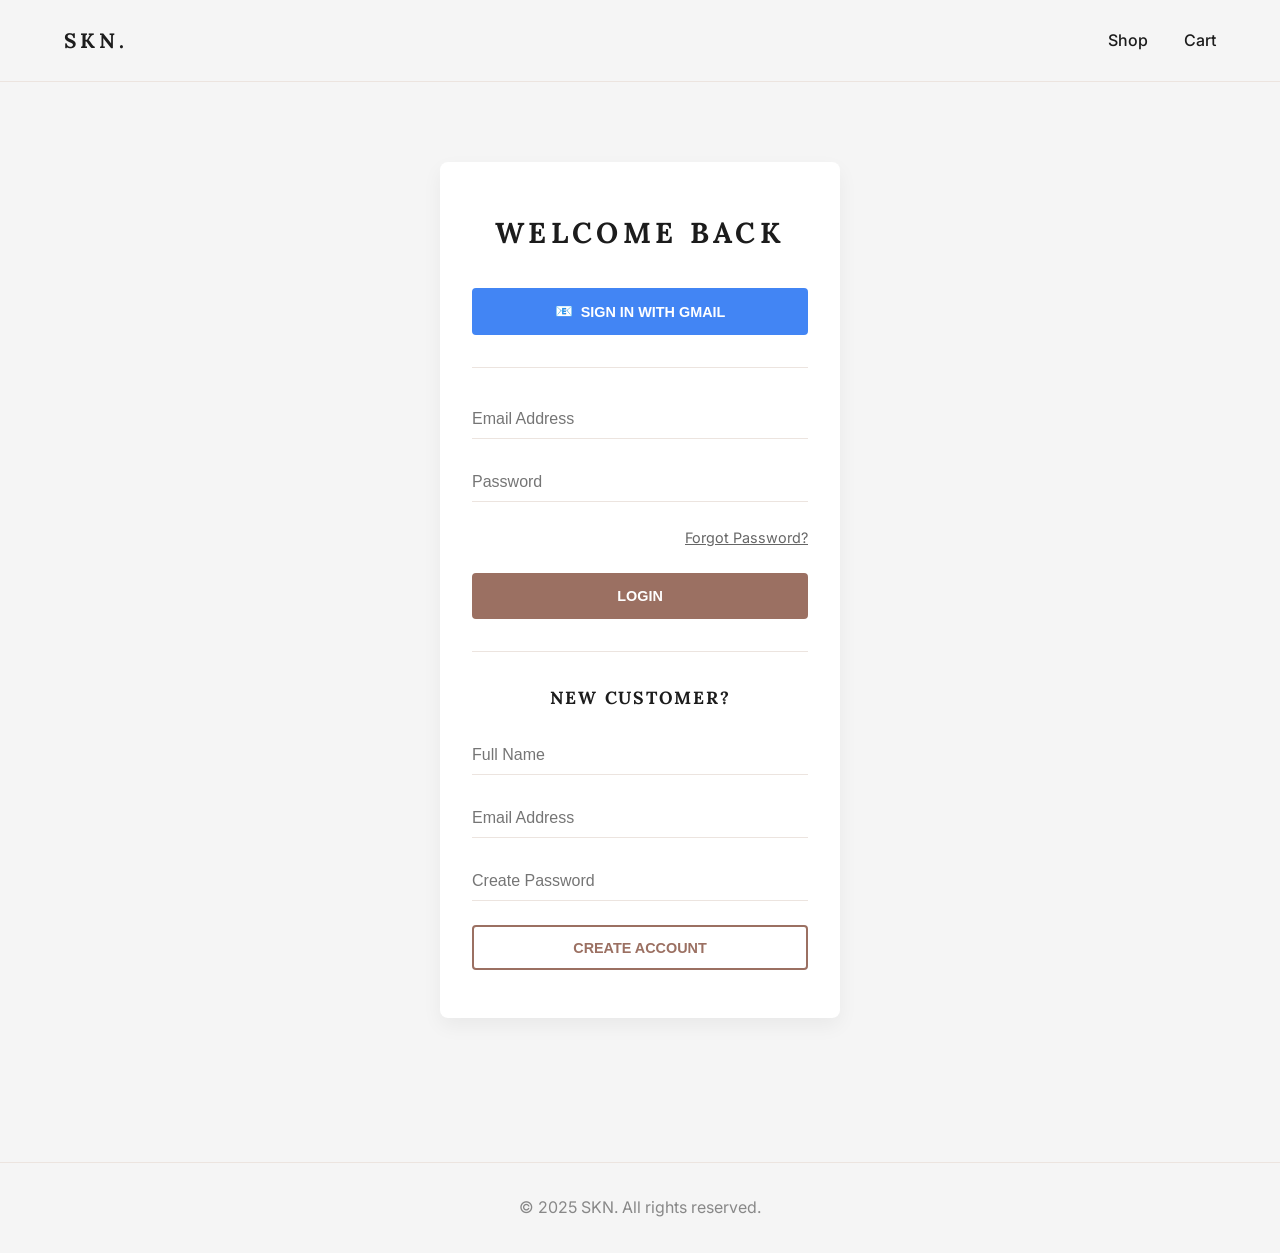
<file: ishe/skintypes.html>
<!DOCTYPE html>
<html lang="en">
<head>
    <meta charset="UTF-8">
    <meta name="viewport" content="width=device-width, initial-scale=1.0">
    <title>Find Your Skin Type</title>
    <link href="https://fonts.googleapis.com/css2?family=Lora:wght@400;700&family=Inter:wght@400;600&display=swap" rel="stylesheet">
    <link rel="stylesheet" href="style.css">
</head>
<body>
    <header class="header">
        <div class="logo"><h3>SKN.</h3></div>
        <nav class="nav-links">
            <a href="skintypes.html">Shop</a>
            <a href="wishlist.html">Wishlist</a>
            <a href="cart.html">Cart</a>
            <a href="login.html" class="btn btn-ghost" onclick="logout()">Logout</a>
        </nav>
    </header>
    
    <div class="container">
        <h2 style="text-align: center;">What's Your Skin Type?</h2>
        <p style="text-align: center; max-width: 700px; margin: 0 auto 3rem;">Select your primary skin type to explore products specifically formulated for your needs.</p>

        <div class="skintypes-grid">
            <a href="products.html?type=sensitive" class="skintype-card">
                <img src="images/sensitive-skin.svg" alt="Sensitive Skin Icon" style="margin-bottom: 1rem; width: 100px; height: 100px;">
                <h3>Sensitive Skin</h3>
                <p>Easily prone to redness, irritation, and allergic reactions. Needs soothing, gentle products.</p>
                <span class="btn btn-ghost" style="padding: 0.5rem 1.5rem; width: 100%;">Shop Now</span>
            </a>
            
            <a href="products.html?type=combination" class="skintype-card">
                <img src="images/combination-skin.svg" alt="Combination Skin Icon" style="margin-bottom: 1rem; width: 100px; height: 100px;">
                <h3>Combination</h3>
                <p>A mix of oily areas (T-zone) and dry or normal areas. Requires targeted care for both zones.</p>
                <span class="btn btn-ghost" style="padding: 0.5rem 1.5rem; width: 100%;">Shop Now</span>
            </a>

            <a href="products.html?type=oily" class="skintype-card">
                <img src="images/oily-skin.svg" alt="Oily Skin Icon" style="margin-bottom: 1rem; width: 100px; height: 100px;">
                <h3>Oily Skin</h3>
                <p>Characterized by excess sebum, a shiny appearance, and often prone to blemishes. Needs balance.</p>
                <span class="btn btn-ghost" style="padding: 0.5rem 1.5rem; width: 100%;">Shop Now</span>
            </a>

            <a href="products.html?type=dry" class="skintype-card">
                <img src="images/dry-skin.svg" alt="Dry Skin Icon" style="margin-bottom: 1rem; width: 100px; height: 100px;">
                <h3>Dry Skin</h3>
                <p>Characterized by a tight feeling, flakiness, and minimal oil production. Needs deep hydration.</p>
                <span class="btn btn-ghost" style="padding: 0.5rem 1.5rem; width: 100%;">Shop Now</span>
            </a>
        </div>
    </div>
    
    <footer class="footer">
        &copy; 2025 SKN. All rights reserved.
    </footer>

    <script>
        // Check if user is logged in
        document.addEventListener('DOMContentLoaded', () => {
            if (localStorage.getItem('isLoggedIn') !== 'true') {
                alert('Please login first');
                window.location.href = 'login.html';
            }
        });

        function logout() {
            const userEmail = localStorage.getItem('userEmail');
            localStorage.removeItem('isLoggedIn');
            localStorage.removeItem('userEmail');
            localStorage.removeItem('userName');
            // Clear user's cart and wishlist
            if (userEmail) {
                localStorage.removeItem('cart_' + userEmail);
                localStorage.removeItem('wishlist_' + userEmail);
            }
            window.location.href = 'login.html';
        }
    </script>
</body>
</html>
</file>
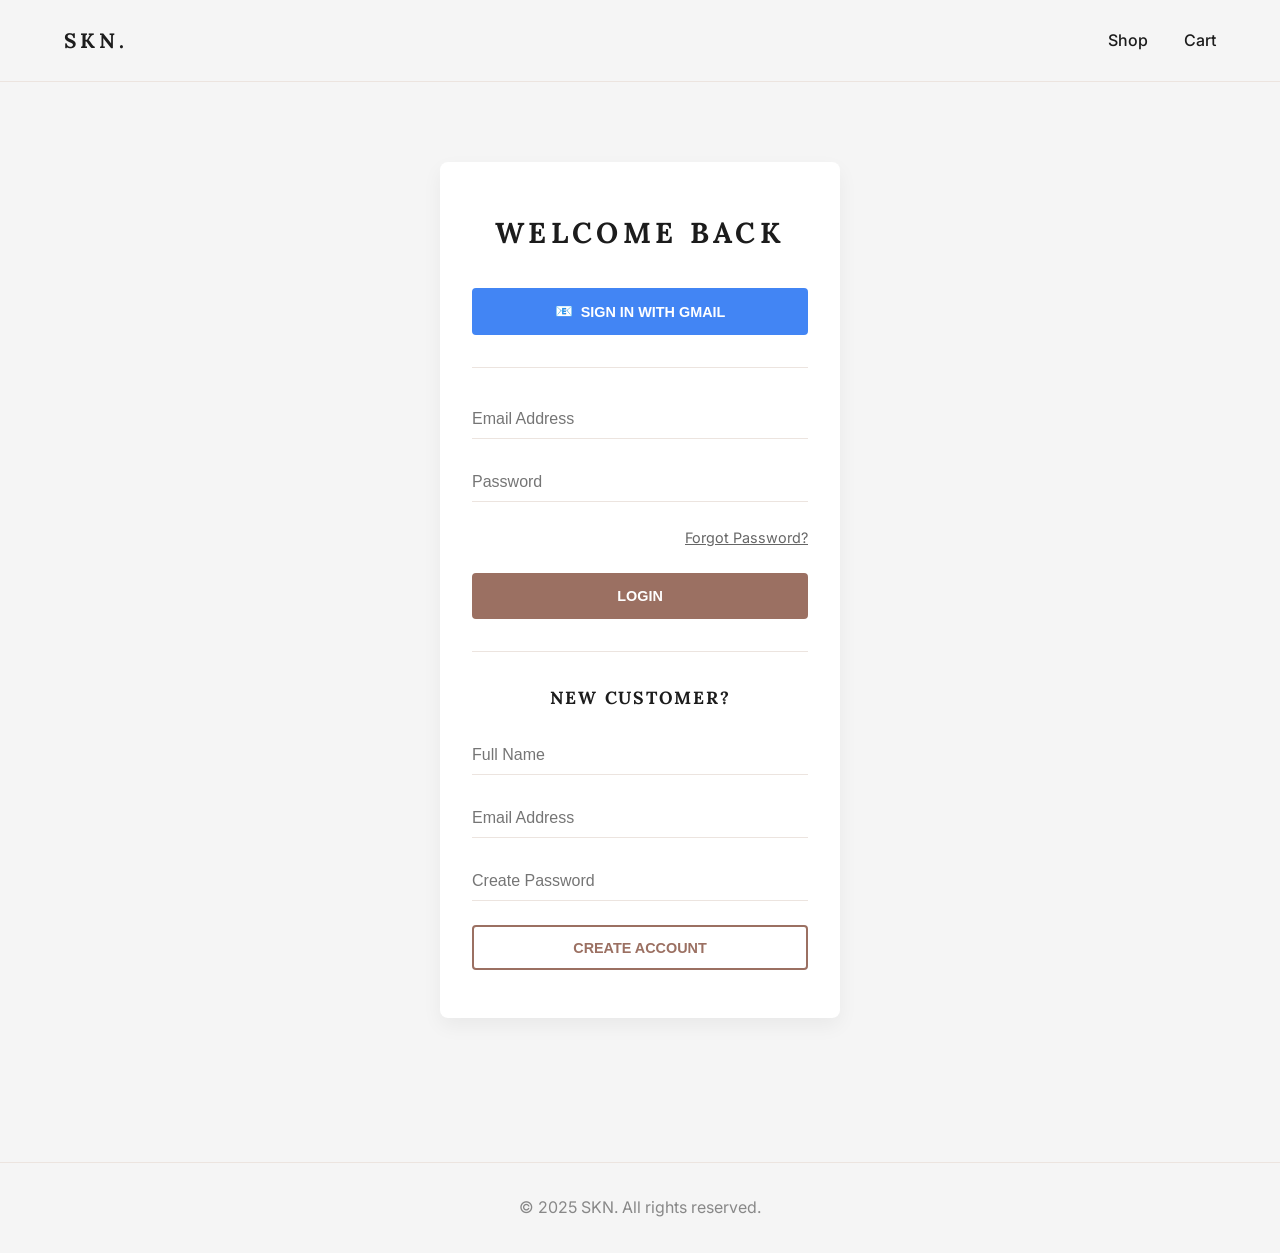
<file: ishe/wishlist.html>
<!DOCTYPE html>
<html lang="en">
<head>
    <meta charset="UTF-8">
    <meta name="viewport" content="width=device-width, initial-scale=1.0">
    <title>Your Wishlist</title>
    <link href="https://fonts.googleapis.com/css2?family=Lora:wght@400;700&family=Inter:wght@400;600&display=swap" rel="stylesheet">
    <link rel="stylesheet" href="style.css">
    <style>
        .wishlist-item {
            display: flex;
            align-items: center;
            gap: 2rem;
            padding: 1.5rem;
            border-bottom: 1px solid var(--color-bg-secondary);
            border-radius: 6px;
            transition: all 0.3s ease;
            animation: slideIn 0.3s ease;
        }
        
        .wishlist-item:hover {
            background-color: #f9f7f4;
            transform: translateX(5px);
            box-shadow: 0 2px 8px rgba(212, 165, 116, 0.15);
        }
        
        .wishlist-item img {
            width: 120px;
            height: 120px;
            object-fit: cover;
            border-radius: 6px;
            transition: transform 0.3s ease;
        }
        
        .wishlist-item img:hover {
            transform: scale(1.05);
        }
        
        .item-details {
            flex-grow: 1;
        }
        
        .item-details h3 {
            margin: 0 0 0.5rem 0;
            color: #1c1c1c;
        }
        
        .item-details p {
            margin: 0.3rem 0;
            color: #666;
            font-size: 0.95rem;
        }
        
        .item-price {
            font-weight: 700;
            color: #d4a574;
            font-size: 1.2rem;
        }
        
        .item-actions {
            display: flex;
            gap: 0.8rem;
            flex-wrap: wrap;
        }
        
        .btn-action {
            padding: 0.6rem 1.2rem;
            border: none;
            border-radius: 4px;
            cursor: pointer;
            font-weight: 600;
            font-size: 0.85rem;
            transition: all 0.2s ease;
        }
        
        .btn-move {
            background: #d4a574;
            color: white;
        }
        
        .btn-move:hover {
            background: #b8915f;
            transform: scale(1.05);
        }
        
        .btn-remove {
            background: #ffebee;
            color: #c62828;
        }
        
        .btn-remove:hover {
            background: #c62828;
            color: white;
            transform: scale(1.05);
        }
        
        .empty-wishlist {
            text-align: center;
            padding: 5rem 1rem;
            font-size: 1.2rem;
            color: #666;
            animation: fadeIn 0.4s ease;
        }
        
        .empty-wishlist svg {
            width: 80px;
            height: 80px;
            margin-bottom: 1rem;
            opacity: 0.5;
        }
        
        .empty-wishlist a {
            display: inline-block;
            margin-top: 1.5rem;
            padding: 0.8rem 2rem;
            background: #d4a574;
            color: white;
            text-decoration: none;
            border-radius: 4px;
            transition: all 0.3s ease;
        }
        
        .empty-wishlist a:hover {
            background: #b8915f;
            transform: translateY(-2px);
            box-shadow: 0 4px 12px rgba(212, 165, 116, 0.3);
        }
        
        .toast {
            position: fixed;
            bottom: 20px;
            right: 20px;
            background: #5C8578;
            color: white;
            padding: 1rem 1.5rem;
            border-radius: 4px;
            box-shadow: 0 4px 12px rgba(0, 0, 0, 0.15);
            animation: slideInToast 0.3s ease;
            z-index: 1000;
            font-weight: 500;
        }
        
        .toast.error {
            background: #c62828;
        }
        
        @keyframes slideIn {
            from {
                opacity: 0;
                transform: translateX(-20px);
            }
            to {
                opacity: 1;
                transform: translateX(0);
            }
        }
        
        @keyframes fadeIn {
            from {
                opacity: 0;
                transform: translateY(10px);
            }
            to {
                opacity: 1;
                transform: translateY(0);
            }
        }
        
        @keyframes slideInToast {
            from {
                transform: translateX(400px);
                opacity: 0;
            }
            to {
                transform: translateX(0);
                opacity: 1;
            }
        }
        
        @keyframes slideOutToast {
            to {
                transform: translateX(400px);
                opacity: 0;
            }
        }
    </style>
</head>
<body>
    <header class="header">
        <div class="logo"><h3>SKN.</h3></div>
        <nav class="nav-links">
            <a href="skintypes.html">Shop</a>
            <a href="wishlist.html">Wishlist</a>
            <a href="cart.html">Cart</a>
            <a href="login.html" class="btn btn-ghost" onclick="logout()">Logout</a>
        </nav>
    </header>

    <div class="container">
        <h2 style="display: flex; justify-content: space-between; align-items: center; flex-wrap: wrap; gap: 1rem;">
            Your Skincare Wishlist
            <button type="button" class="btn btn-ghost" style="padding: 0.5rem 1rem; font-size: 0.9rem; border-color: #f44336; color: #f44336;" onclick="clearEntireWishlist()">Clear Wishlist</button>
        </h2>
        
        <div id="wishlist-content"></div>
    </div>
    
    <footer class="footer">
        &copy; 2025 SKN. All rights reserved.
    </footer>

    <script src="images-map.js"></script>
    <script>
        let simulatedWishlist = [];

        function showToast(message, type = 'success', duration = 3000) {
            const toast = document.createElement('div');
            toast.className = `toast ${type}`;
            toast.textContent = message;
            document.body.appendChild(toast);
            
            setTimeout(() => {
                toast.style.animation = 'slideOutToast 0.3s ease';
                setTimeout(() => toast.remove(), 300);
            }, duration);
        }

        function getUserWishlist() {
            const userEmail = localStorage.getItem('userEmail');
            const wishlistKey = 'wishlist_' + userEmail;
            const wishlistData = localStorage.getItem(wishlistKey);
            return wishlistData ? JSON.parse(wishlistData) : [];
        }

        function saveWishlist(wishlist) {
            const userEmail = localStorage.getItem('userEmail');
            const wishlistKey = 'wishlist_' + userEmail;
            localStorage.setItem(wishlistKey, JSON.stringify(wishlist));
        }

        function renderWishlist() {
            simulatedWishlist = getUserWishlist();
            const container = document.getElementById('wishlist-content');
            container.innerHTML = '';

            if (simulatedWishlist.length === 0) {
                container.innerHTML = `
                    <div class="empty-wishlist">
                        <p style="font-size: 3rem; margin: 0 0 1rem 0;">💚</p>
                        <p>Your wishlist is currently empty</p>
                        <p style="color: #999; font-size: 0.95rem; margin-bottom: 1.5rem;">Save products to view them here later</p>
                        <a href="skintypes.html">Continue Shopping</a>
                    </div>
                `;
                return;
            }

            simulatedWishlist.forEach((item, index) => {
                const itemElement = document.createElement('div');
                itemElement.classList.add('wishlist-item');
                itemElement.innerHTML = `
                    <img src="${item.localImage || item.image}" alt="${item.name}">
                    <div class="item-details">
                        <h3 style="margin: 0 0 0.5rem 0;">${item.name}</h3>
                        <p style="margin: 0.3rem 0; color: #888; font-size: 0.9rem;">${item.category || 'Skincare Product'}</p>
                        <p style="margin: 0.5rem 0; font-size: 0.95rem; color: #666;">Rating: ⭐⭐⭐⭐⭐</p>
                        <p style="margin: 0.5rem 0;"><span class="item-price">₹${item.price.toLocaleString('en-IN')}</span></p>
                    </div>
                    <div class="item-actions">
                        <button type="button" class="btn-action btn-move" onclick="moveToCart(${index})">➕ Add to Cart</button>
                        <button type="button" class="btn-action btn-remove" onclick="removeItem(${index})">Remove</button>
                    </div>
                `;
                container.appendChild(itemElement);
            });
        }

        function moveToCart(index) {
            const userEmail = localStorage.getItem('userEmail');
            const cartKey = 'cart_' + userEmail;
            const cart = JSON.parse(localStorage.getItem(cartKey)) || [];
            const product = simulatedWishlist[index];
            
            // Check if product already in cart
            const existingItem = cart.find(item => item.id === product.id);
            if (existingItem) {
                if ((existingItem.quantity || 1) < 10) {
                    existingItem.quantity = (existingItem.quantity || 1) + 1;
                    showToast(`${product.name} quantity increased to ${existingItem.quantity}!`, 'success', 2000);
                } else {
                    showToast(`Maximum quantity (10) reached`, 'error', 2000);
                    return;
                }
            } else {
                product.quantity = 1;
                cart.push(product);
                showToast(`${product.name} added to cart!`, 'success', 2000);
            }
            
            localStorage.setItem(cartKey, JSON.stringify(cart));
            removeItem(index);
        }

        function removeItem(index) {
            const product = simulatedWishlist[index];
            simulatedWishlist.splice(index, 1);
            saveWishlist(simulatedWishlist);
            showToast(`${product.name} removed from wishlist!`, 'success', 1500);
            renderWishlist();
        }

        function clearEntireWishlist() {
            if (simulatedWishlist.length === 0) {
                showToast('Wishlist is already empty', 'error', 2000);
                return;
            }
            
            if (confirm('Are you sure you want to clear the entire wishlist? This action cannot be undone.')) {
                saveWishlist([]);
                showToast('Wishlist cleared successfully!', 'success', 2000);
                simulatedWishlist = [];
                renderWishlist();
            }
        }

        function logout() {
            const userEmail = localStorage.getItem('userEmail');
            localStorage.removeItem('isLoggedIn');
            localStorage.removeItem('userEmail');
            localStorage.removeItem('userName');
            if (userEmail) {
                localStorage.removeItem('cart_' + userEmail);
                localStorage.removeItem('wishlist_' + userEmail);
            }
            window.location.href = 'login.html';
        }

        document.addEventListener('DOMContentLoaded', () => {
            if (localStorage.getItem('isLoggedIn') !== 'true') {
                alert('Please login first');
                window.location.href = 'login.html';
            }
            renderWishlist();
        });
    </script>
</body>
</html>
</file>
<file: ishe/style.css>
:root {
    --color-bg-primary: #F5F5F5; /* Off-White/Light Gray */
    --color-bg-secondary: #ECE4DF; /* Cream/Taupe */
    --color-text-primary: #1C1C1C; /* Deep Charcoal */
    --color-accent: #9B7062; /* Muted Rose/Terracotta */
    --color-success: #5C8578; /* Soft Sage Green */
    --font-serif: 'Lora', serif;
    --font-sans: 'Inter', sans-serif;
}

/* Global Reset and Typography */
* {
    box-sizing: border-box;
    margin: 0;
    padding: 0;
}

body {
    font-family: var(--font-sans);
    color: var(--color-text-primary);
    background-color: var(--color-bg-primary);
    line-height: 1.6;
    scroll-behavior: smooth;
}

/* Elegant Headlines (Serif) */
h1, h2, h3 {
    font-family: var(--font-serif);
    letter-spacing: 0.15em;
    text-transform: uppercase;
    margin-bottom: 1rem;
    color: var(--color-text-primary);
}
h2 { font-size: 1.8rem; }
h3 { font-size: 1.3rem; letter-spacing: 0.1em;}

/* Buttons and CTAs */
.btn {
    display: inline-block;
    padding: 0.8rem 2rem;
    border: 2px solid var(--color-accent);
    background-color: var(--color-accent);
    color: #fff;
    text-decoration: none;
    text-transform: uppercase;
    font-weight: 600;
    font-size: 0.9rem;
    border-radius: 4px; 
    transition: all 0.3s ease;
    cursor: pointer;
    text-align: center;
}

.btn:hover {
    background-color: #7d5950; 
    transform: translateY(-2px);
    box-shadow: 0 4px 10px rgba(0, 0, 0, 0.1);
}

.btn-ghost {
    background-color: transparent;
    color: var(--color-accent);
    border: 2px solid var(--color-accent);
}

.btn-ghost:hover {
    background-color: var(--color-accent);
    color: #fff;
}

/* Navigation Bar */
.header {
    background-color: var(--color-bg-primary);
    padding: 1.5rem 5%;
    display: flex;
    justify-content: space-between;
    align-items: center;
    border-bottom: 1px solid var(--color-bg-secondary);
    position: sticky;
    top: 0;
    z-index: 1000;
}

.logo h3 {
    letter-spacing: 0.2em;
    margin-bottom: 0;
}

.nav-links a {
    color: var(--color-text-primary);
    text-decoration: none;
    margin-left: 2rem;
    font-weight: 500;
    transition: color 0.3s;
}

.nav-links a:hover {
    color: var(--color-accent);
}

/* Main Container */
.container {
    max-width: 1200px;
    margin: 0 auto;
    padding: 2rem 5%;
}

/* Form Styling (Chic & Minimal) */
.form-card {
    max-width: 400px;
    margin: 3rem auto;
    padding: 3rem 2rem;
    background-color: #fff;
    border-radius: 8px;
    box-shadow: 0 8px 20px rgba(0, 0, 0, 0.05);
}

.form-group {
    margin-bottom: 1.5rem;
}

.form-group input {
    width: 100%;
    padding: 10px 0;
    border: none;
    border-bottom: 1px solid var(--color-bg-secondary);
    background: transparent;
    font-size: 1rem;
    transition: border-bottom 0.3s;
}

.form-group input:focus {
    outline: none;
    border-bottom: 1px solid var(--color-accent);
}

/* Skintypes Grid */
.skintypes-grid {
    display: grid;
    grid-template-columns: repeat(auto-fit, minmax(280px, 1fr));
    gap: 2rem;
    margin-top: 3rem;
}
.skintype-card {
    background-color: #fff;
    padding: 2rem;
    border-radius: 8px;
    box-shadow: 0 5px 15px rgba(0, 0, 0, 0.05);
    text-align: center;
    transition: transform 0.3s, box-shadow 0.3s;
    cursor: pointer;
    text-decoration: none;
    color: inherit;
}
.skintype-card:hover {
    transform: translateY(-5px);
    box-shadow: 0 10px 20px rgba(0, 0, 0, 0.1);
}
.skintype-card h3 {
    margin-bottom: 0.5rem;
    font-size: 1.5rem;
    letter-spacing: normal;
}
.skintype-card p {
    font-size: 0.9rem;
    color: #666;
    margin-bottom: 1.5rem;
}

/* Product Listing Page Styles */
.product-page-layout {
    display: grid;
    grid-template-columns: 1fr 4fr; 
    gap: 2rem;
}
.sidebar {
    padding-right: 1.5rem;
    border-right: 1px solid var(--color-bg-secondary);
}
.product-grid {
    display: grid;
    grid-template-columns: repeat(auto-fit, minmax(250px, 1fr));
    gap: 2rem;
}
.product-card {
    background-color: #fff;
    padding: 1rem;
    border-radius: 8px;
    box-shadow: 0 2px 10px rgba(0, 0, 0, 0.05);
    transition: transform 0.3s, box-shadow 0.3s;
    position: relative;
    display: flex;
    flex-direction: column;
}
.product-card:hover {
    transform: translateY(-5px);
    box-shadow: 0 10px 25px rgba(0, 0, 0, 0.1);
}
.img-wrap {
    border-radius: 14px;
    padding: 12px;
    background: linear-gradient(180deg, rgba(255,255,255,0.9), rgba(248,244,241,0.9));
    display: block;
    box-shadow: 0 8px 24px rgba(155,112,98,0.08), 0 1px 0 rgba(255,255,255,0.6) inset;
    border: 1px solid rgba(155,112,98,0.08);
    margin-bottom: 1rem;
}
.img-wrap img {
    width: 100%;
    height: 300px;
    object-fit: cover;
    border-radius: 10px;
    display: block;
    transition: transform 0.5s ease, filter 0.4s ease;
    filter: saturate(1.05) contrast(1.03);
}
.img-wrap::after {
    content: "";
    position: relative;
    display: block;
}
.product-card:hover .img-wrap img {
    transform: translateY(-6px) scale(1.02);
}

/* Subtle gold accent for cards to feel luxurious */
.product-card {
    border: 1px solid rgba(155,112,98,0.06);
}
.product-card h4 {
    margin: 0.5rem 0 0.3rem;
    font-family: var(--font-sans);
    font-weight: 500;
    letter-spacing: normal;
}
.price {
    font-size: 1.2rem;
    font-weight: 700;
    color: var(--color-accent);
    margin-bottom: 1rem;
    margin-top: auto; /* Push price and button to the bottom */
}
.wishlist-icon {
    position: absolute;
    top: 20px;
    right: 20px;
    background: rgba(255, 255, 255, 0.8);
    border-radius: 50%;
    width: 35px;
    height: 35px;
    display: flex;
    justify-content: center;
    align-items: center;
    cursor: pointer;
    line-height: 1;
    transition: color 0.3s;
    font-size: 1.2rem;
}
.wishlist-icon:hover {
    color: var(--color-accent);
}

/* Checkout Page Styles */
.checkout-layout {
    display: grid;
    grid-template-columns: 2fr 1.5fr;
    gap: 4rem;
    margin-top: 3rem;
}
.cart-item {
    display: flex;
    gap: 1.5rem;
    margin-bottom: 1.5rem;
    padding-bottom: 1.5rem;
    border-bottom: 1px solid var(--color-bg-secondary);
}
.cart-item img {
    width: 100px;
    height: 100px;
    object-fit: cover;
    border-radius: 4px;
}
.billing-summary {
    background-color: var(--color-bg-secondary);
    padding: 2rem;
    border-radius: 8px;
    box-shadow: 0 4px 15px rgba(0, 0, 0, 0.05);
    position: sticky;
    top: 100px; /* Stick below the header */
}
.summary-line {
    display: flex;
    justify-content: space-between;
    margin-bottom: 0.5rem;
    font-size: 1rem;
}
.grand-total {
    border-top: 1px solid #ddd;
    padding-top: 1rem;
    margin-top: 1rem;
    font-size: 1.5rem;
    font-weight: 700;
}
.qr-code-box {
    background-color: #fff;
    padding: 1.5rem;
    border-radius: 6px;
    text-align: center;
    margin-top: 1rem;
    border: 1px solid #eee;
}

/* Confirmation Page Styles */
.confirmation-box {
    max-width: 600px;
    margin: 4rem auto;
    padding: 3rem;
    background-color: #fff;
    border-radius: 12px;
    box-shadow: 0 10px 30px rgba(0, 0, 0, 0.08);
    text-align: center;
}
.thank-you {
    color: var(--color-success);
    font-size: 2rem;
    margin-bottom: 1rem;
    font-family: var(--font-serif);
}

/* Footer */
.footer {
    text-align: center;
    padding: 2rem;
    color: #888;
    border-top: 1px solid var(--color-bg-secondary);
    margin-top: 4rem;
    /* Product Preview Modal */
.modal {
    display: none;
    position: fixed;
    z-index: 999;
    inset: 0;
    background: rgba(0,0,0,0.6);
    backdrop-filter: blur(5px);
}

.modal-content {
    background: white;
    width: 90%;
    max-width: 450px;
    margin: 8% auto;
    padding: 25px;
    border-radius: 20px;
    text-align: center;
    animation: pop 0.4s ease;
}

.modal-content img {
    width: 100%;
    max-height: 250px;
    object-fit: cover;
    border-radius: 15px;
    margin-bottom: 15px;
}

.close {
    float: right;
    font-size: 26px;
    cursor: pointer;
}

@keyframes pop {
    from { transform: scale(0.8); opacity: 0; }
    to { transform: scale(1); opacity: 1; }
}
.modal {
  display: none;
  position: fixed;
  inset: 0;
  background: rgba(0,0,0,0.6);
  backdrop-filter: blur(4px);
  z-index: 1000;
}

.modal-content {
  background: #fff;
  max-width: 420px;
  margin: 8% auto;
  padding: 25px;
  border-radius: 18px;
  text-align: center;
  animation: zoom 0.3s ease;
}

.modal-content img {
  width: 100%;
  border-radius: 12px;
}

.close {
  font-size: 24px;
  float: right;
  cursor: pointer;
}

@keyframes zoom {
  from { transform: scale(0.8); opacity: 0; }
  to { transform: scale(1); opacity: 1; }
}

}
</file>
